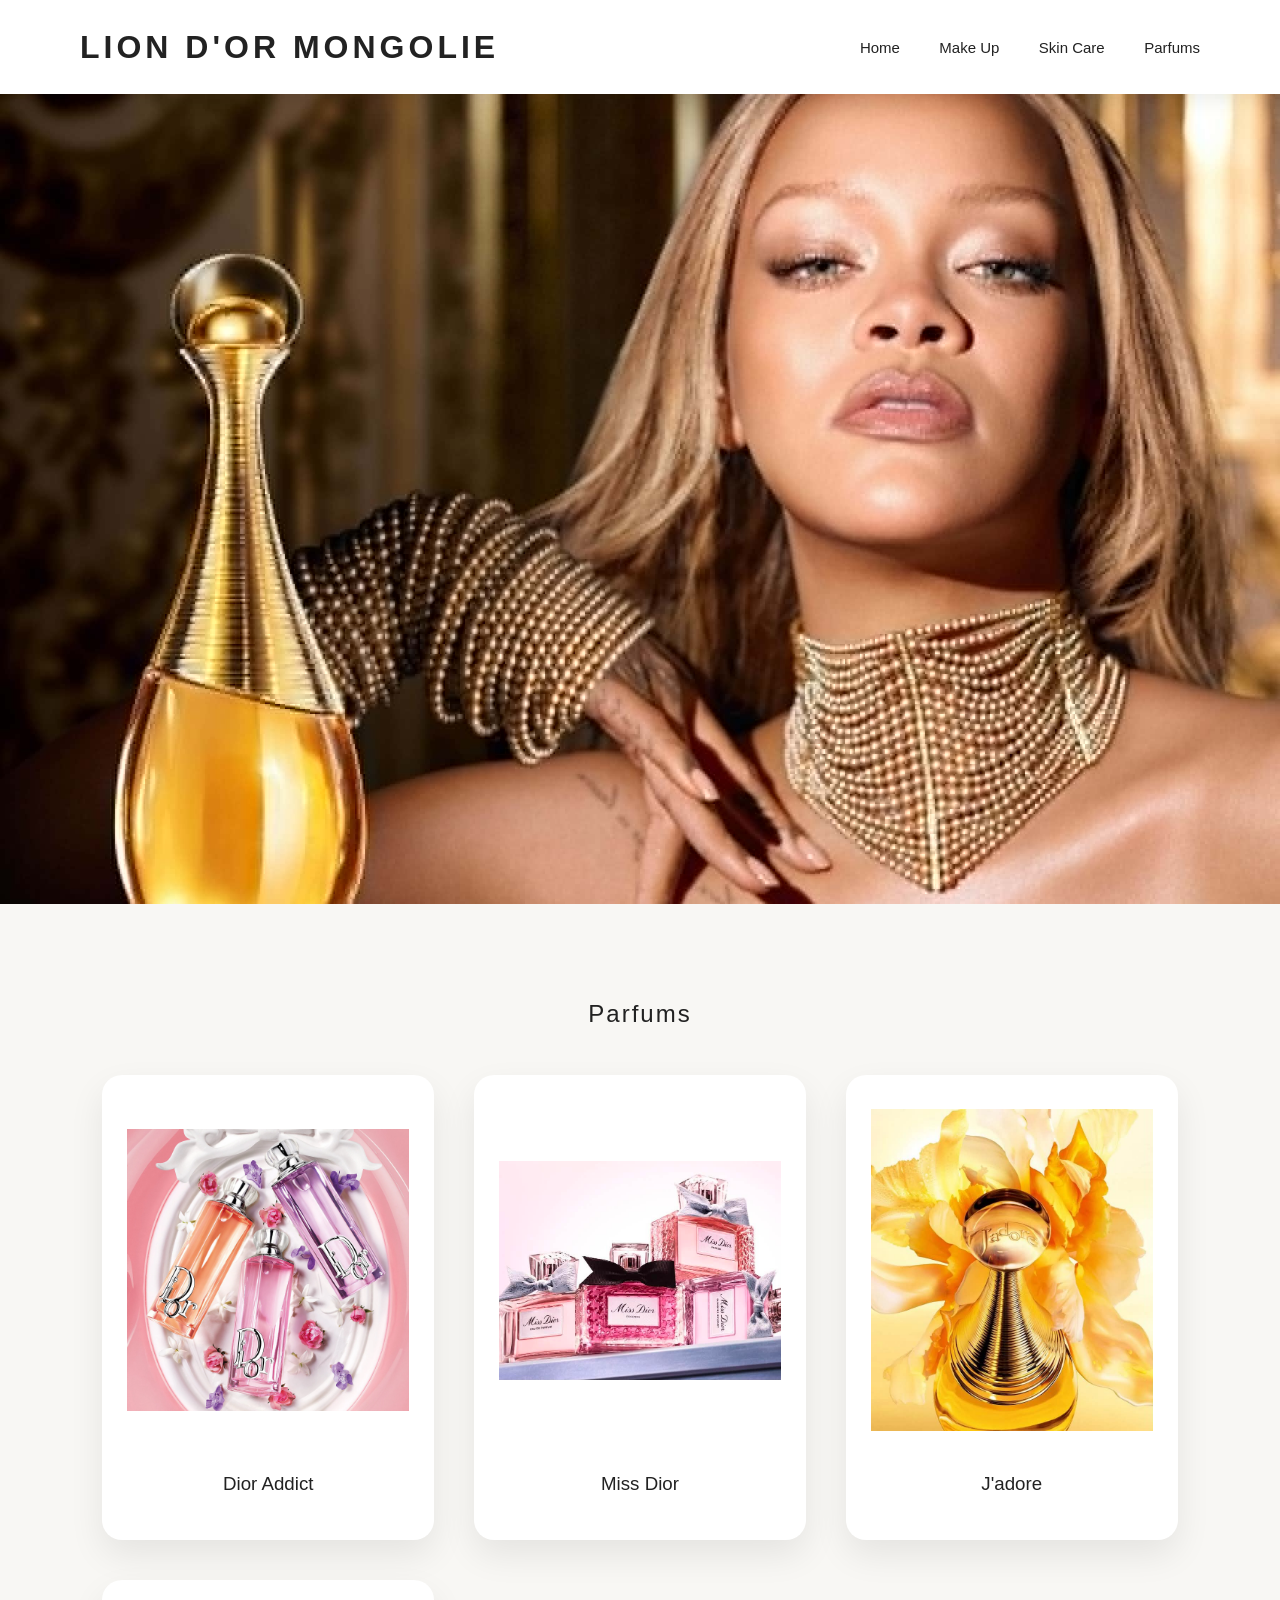
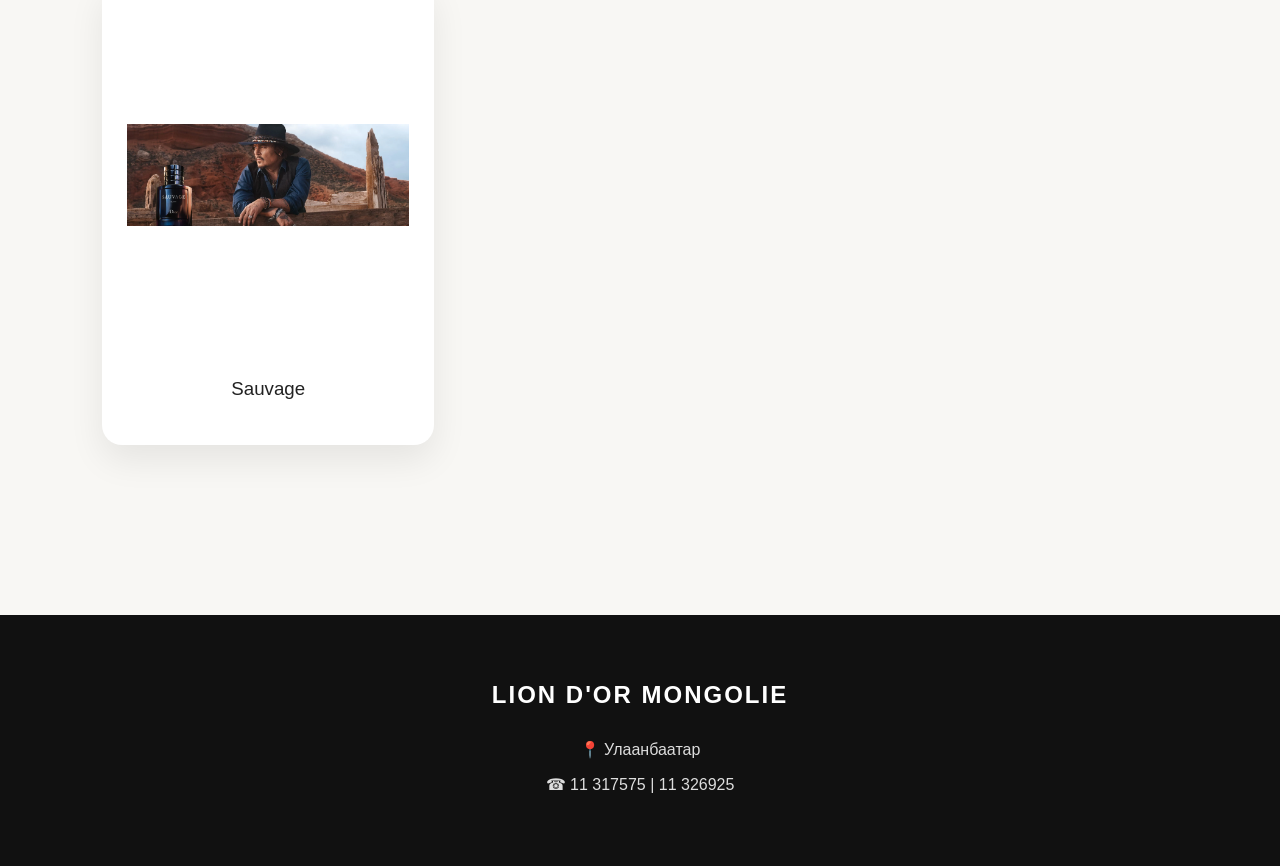
<file: index.html>
<!DOCTYPE html>
<html lang="mn">
<head>
    <meta charset="UTF-8">
    <meta name="viewport" content="width=device-width, initial-scale=1.0">
    <title>LION D'OR MONGOLIE</title>

    <link rel="stylesheet" href="style.css">
</head>

<body>

<header>

    <div class="logo">
        LION D'OR MONGOLIE
    </div>

    <nav>
        <a href="#">Home</a>
        <a href="#">Make Up</a>
        <a href="#">Skin Care</a>
        <a href="#products">Parfums</a>
    </nav>

</header>

<section class="hero"></section>


<section class="products" id="products">

    <h2>Parfums</h2>

    <div class="grid">

        <article class="card">
            <a href="dior-addict.html">
                <img src="images/dior-addict.jpg" alt="Dior Addict">
                <h3>Dior Addict</h3>
            </a>
        </article>

        <article class="card">
            <a href="miss-dior.html">
                <img src="images/miss-dior.jpg" alt="Miss Dior">
                <h3>Miss Dior</h3>
            </a>
        </article>

        <article class="card">
            <a href="jadore.html">
                <img src="images/jadore.jpg" alt="J'adore">
                <h3>J'adore</h3>
            </a>
        </article>

        <article class="card">
            <a href="sauvage.html">
                <img src="images/sauvage.jpg" alt="Sauvage">
                <h3>Sauvage</h3>
            </a>
        </article>

    </div>

</section>

<footer>

    <h2>LION D'OR MONGOLIE</h2>

    <p>📍 Улаанбаатар</p>

    <p>☎ 11 317575 | 11 326925</p>

</footer>

</body>
</html>
</file>
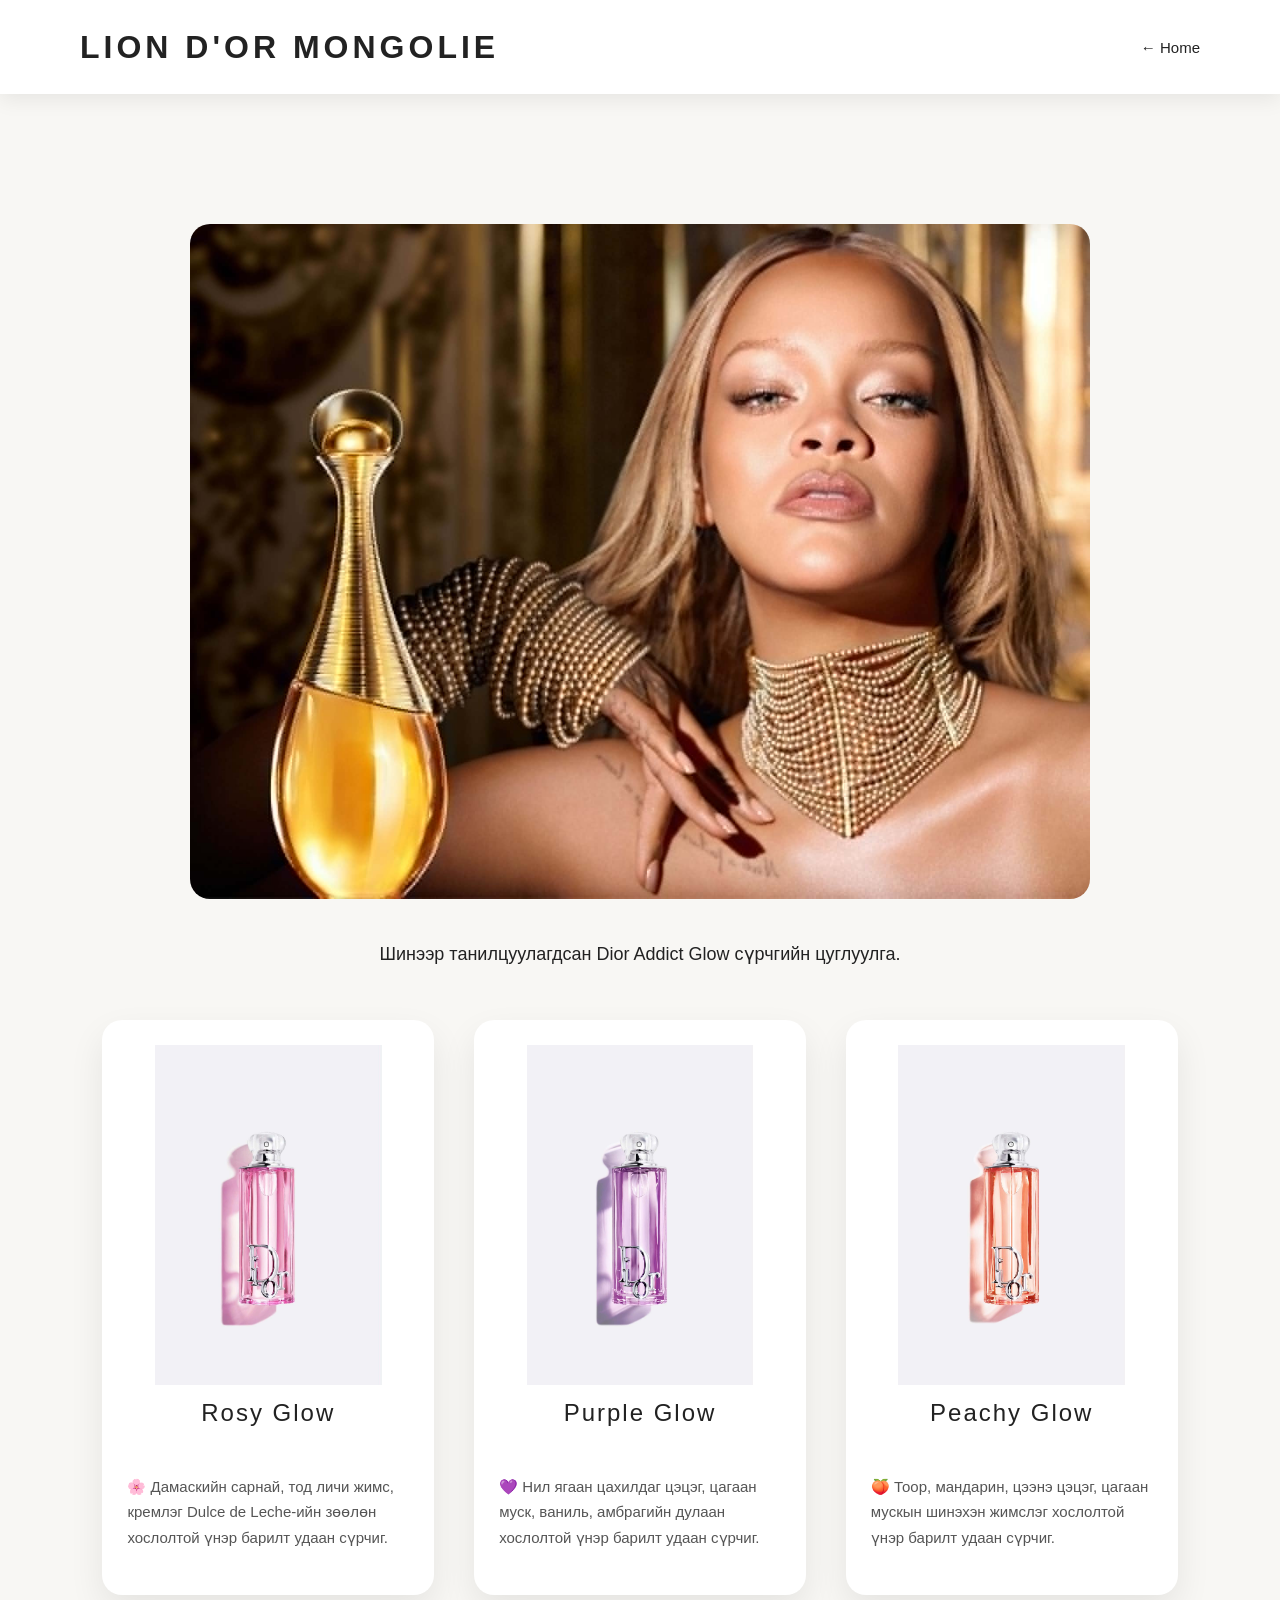
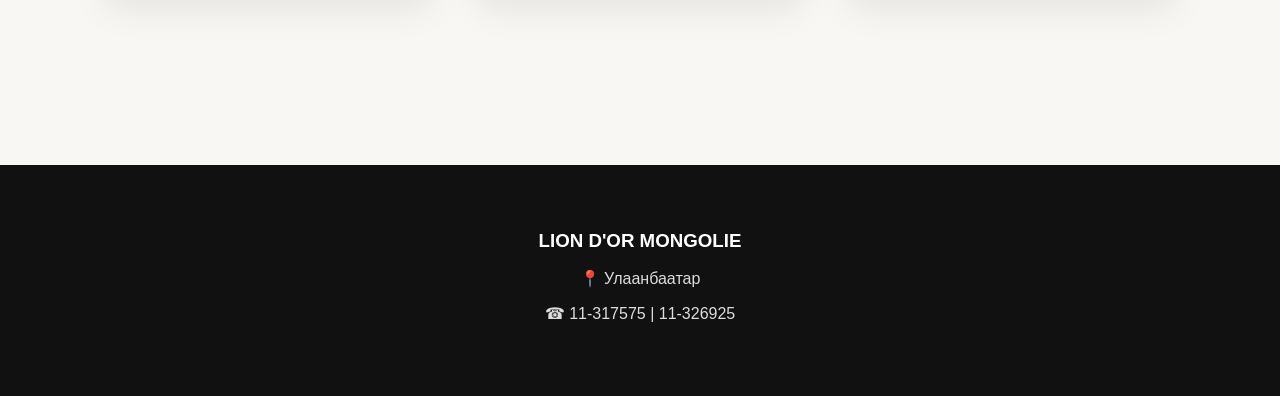
<file: dior-addict.html>
<!DOCTYPE html>
<html lang="mn">
<head>
<meta charset="UTF-8">
<meta name="viewport" content="width=device-width, initial-scale=1.0">
<link rel="stylesheet" href="style.css">
</head>

<body>

<header class="header">
    <div class="logo">LION D'OR MONGOLIE</div>

    <nav>
        <a href="index.html">← Home</a>
    </nav>
</header>

<section class="products">

<p style="text-align:center;font-size:18px;margin-bottom:50px;">
<img src="images/hero.jpg"
style="width:100%;max-width:900px;display:block;margin:40px auto;border-radius:20px;">

Шинээр танилцуулагдсан Dior Addict Glow сүрчгийн цуглуулга.
</p>

<div class="grid">

<div class="card">
<a href="rosy.html">
    <img src="images/addict-rosy.jpg" width="250">
    <h2>Rosy Glow</h2>
</a>

<p>
🌸 Дамаскийн сарнай, тод личи жимс, кремлэг Dulce de Leche-ийн зөөлөн хослолтой үнэр барилт удаан сүрчиг.

</p>

</div>

<div class="card">
<a href="purple.html">
    <img src="images/addict-purple.jpg" width="250">
    <h2>Purple Glow</h2>
</a>

<p>
💜 Нил ягаан цахилдаг цэцэг, цагаан муск, ваниль, амбрагийн дулаан хослолтой үнэр барилт удаан сүрчиг.


</p>

</div>

<div class="card">

<a href="peachy.html">
    <img src="images/addict-peachy.jpg" width="250">
    <h2>Peachy Glow</h2>
</a>
<p>
🍑 Тоор, мандарин, цээнэ цэцэг, цагаан мускын шинэхэн жимслэг хослолтой үнэр барилт удаан сүрчиг.


</p>

</div>

</div>

</section>

<footer>

<h3>LION D'OR MONGOLIE</h3>

<p>📍 Улаанбаатар</p>

<p>☎ 11-317575 | 11-326925</p>

</footer>

</body>
</html>
</file>
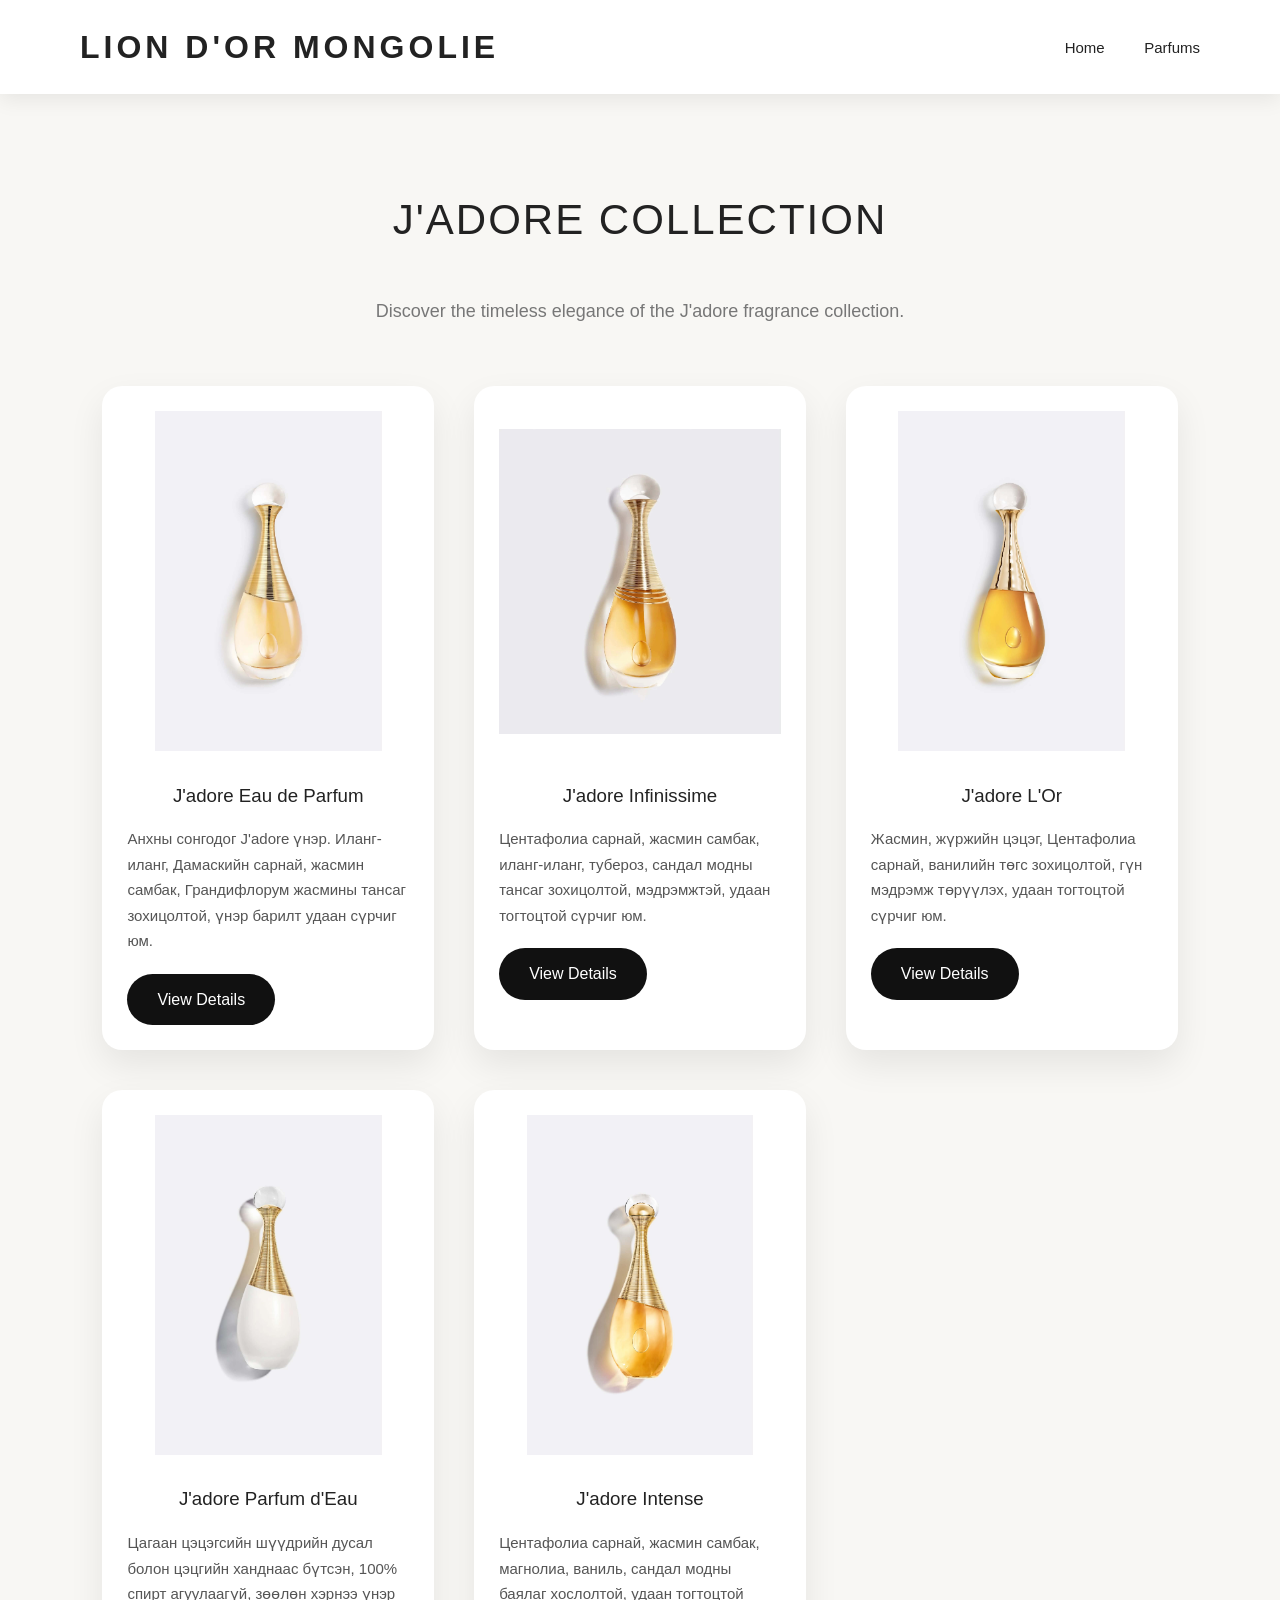
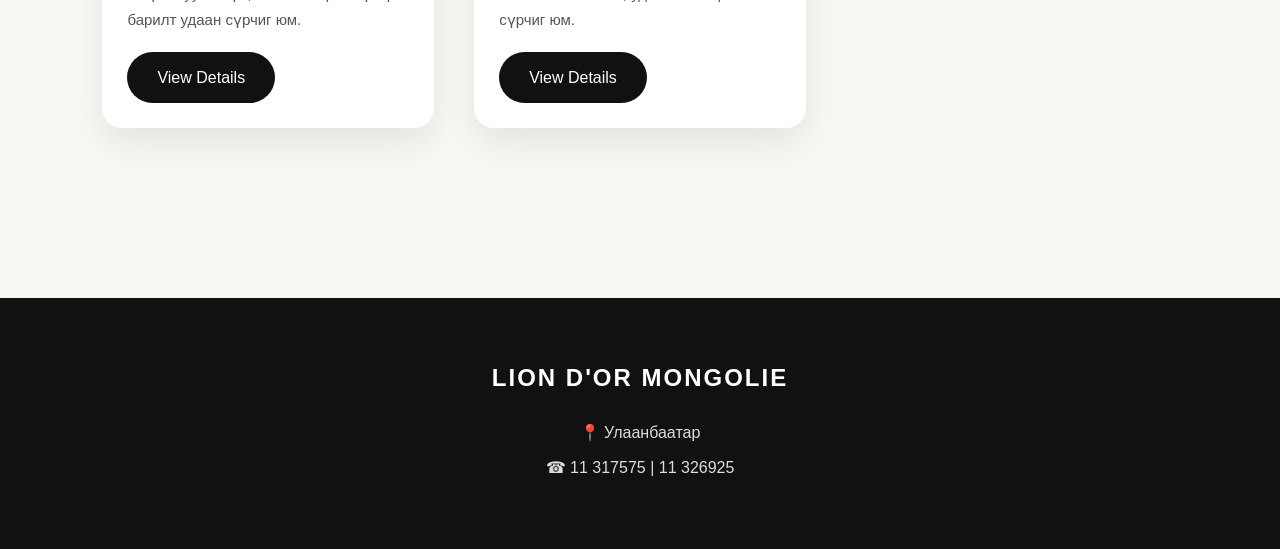
<file: jadore.html>
<!DOCTYPE html>
<html lang="mn">
<head>

<meta charset="UTF-8">
<meta name="viewport" content="width=device-width, initial-scale=1.0">

<title>J'adore Collection | LION D'OR MONGOLIE</title>

<link rel="stylesheet" href="style.css">

</head>

<body>

<header>

<div class="logo">
LION D'OR MONGOLIE
</div>

<nav>
<a href="index.html">Home</a>
<a href="index.html#products">Parfums</a>
</nav>

</header>

<section class="products">

<h2 class="page-title">J'ADORE COLLECTION</h2>

<p class="page-subtitle">
Discover the timeless elegance of the J'adore fragrance collection.
</p>

<div class="grid">

<!-- J'adore Eau de Parfum -->

<article class="card">

<img src="images/jadore-edp.jpg" alt="J'adore Eau de Parfum">

<h3>J'adore Eau de Parfum</h3>

<p>
Анхны сонгодог J'adore үнэр. Иланг-иланг, Дамаскийн сарнай, жасмин самбак, Грандифлорум жасмины тансаг зохицолтой, үнэр барилт удаан сүрчиг юм.
</p>

<a class="btn" href="jadore-edp.html">
View Details
</a>

</article>

<!-- J'adore Infinissime -->

<article class="card">

<img src="images/jadore-infinissime.jpg" alt="J'adore Infinissime">

<h3>J'adore Infinissime</h3>

<p>
Центафолиа сарнай, жасмин самбак, иланг-иланг, тубероз, сандал модны тансаг зохицолтой, мэдрэмжтэй, удаан тогтоцтой сүрчиг юм.
</p>

<a class="btn" href="jadore-infinissime.html">
View Details
</a>

</article>

<!-- J'adore L'Or -->

<article class="card">

<img src="images/jadore-lor.jpg" alt="J'adore L'Or">

<h3>J'adore L'Or</h3>

<p>
Жасмин, жүржийн цэцэг, Центафолиа сарнай, ванилийн төгс зохицолтой, гүн мэдрэмж төрүүлэх, удаан тогтоцтой сүрчиг юм.
</p>

<a class="btn" href="jadore-lor.html">
View Details
</a>

</article>

<!-- J'adore Parfum d'Eau -->

<article class="card">

<img src="images/jadore-parfum-deau.jpg" alt="J'adore Parfum d'Eau">

<h3>J'adore Parfum d'Eau</h3>

<p>
Цагаан цэцэгсийн шүүдрийн дусал болон цэцгийн ханднаас бүтсэн, 100% спирт агуулаагүй, зөөлөн хэрнээ үнэр барилт удаан сүрчиг юм.
</p>

<a class="btn" href="jadore-parfum-deau.html">
View Details
</a>

</article>

<!-- J'adore Intense -->

<article class="card">

<img src="images/jadore-intense.jpg" alt="J'adore Intense">

<h3>J'adore Intense</h3>

<p>
Центафолиа сарнай, жасмин самбак, магнолиа, ваниль, сандал модны баялаг хослолтой, удаан тогтоцтой сүрчиг юм.
</p>

<a class="btn" href="jadore-intense.html">
View Details
</a>

</article>

</div>

</section>

<footer>

<h2>LION D'OR MONGOLIE</h2>

<p>📍 Улаанбаатар</p>

<p>☎ 11 317575 | 11 326925</p>

</footer>

</body>
</html>
</file>
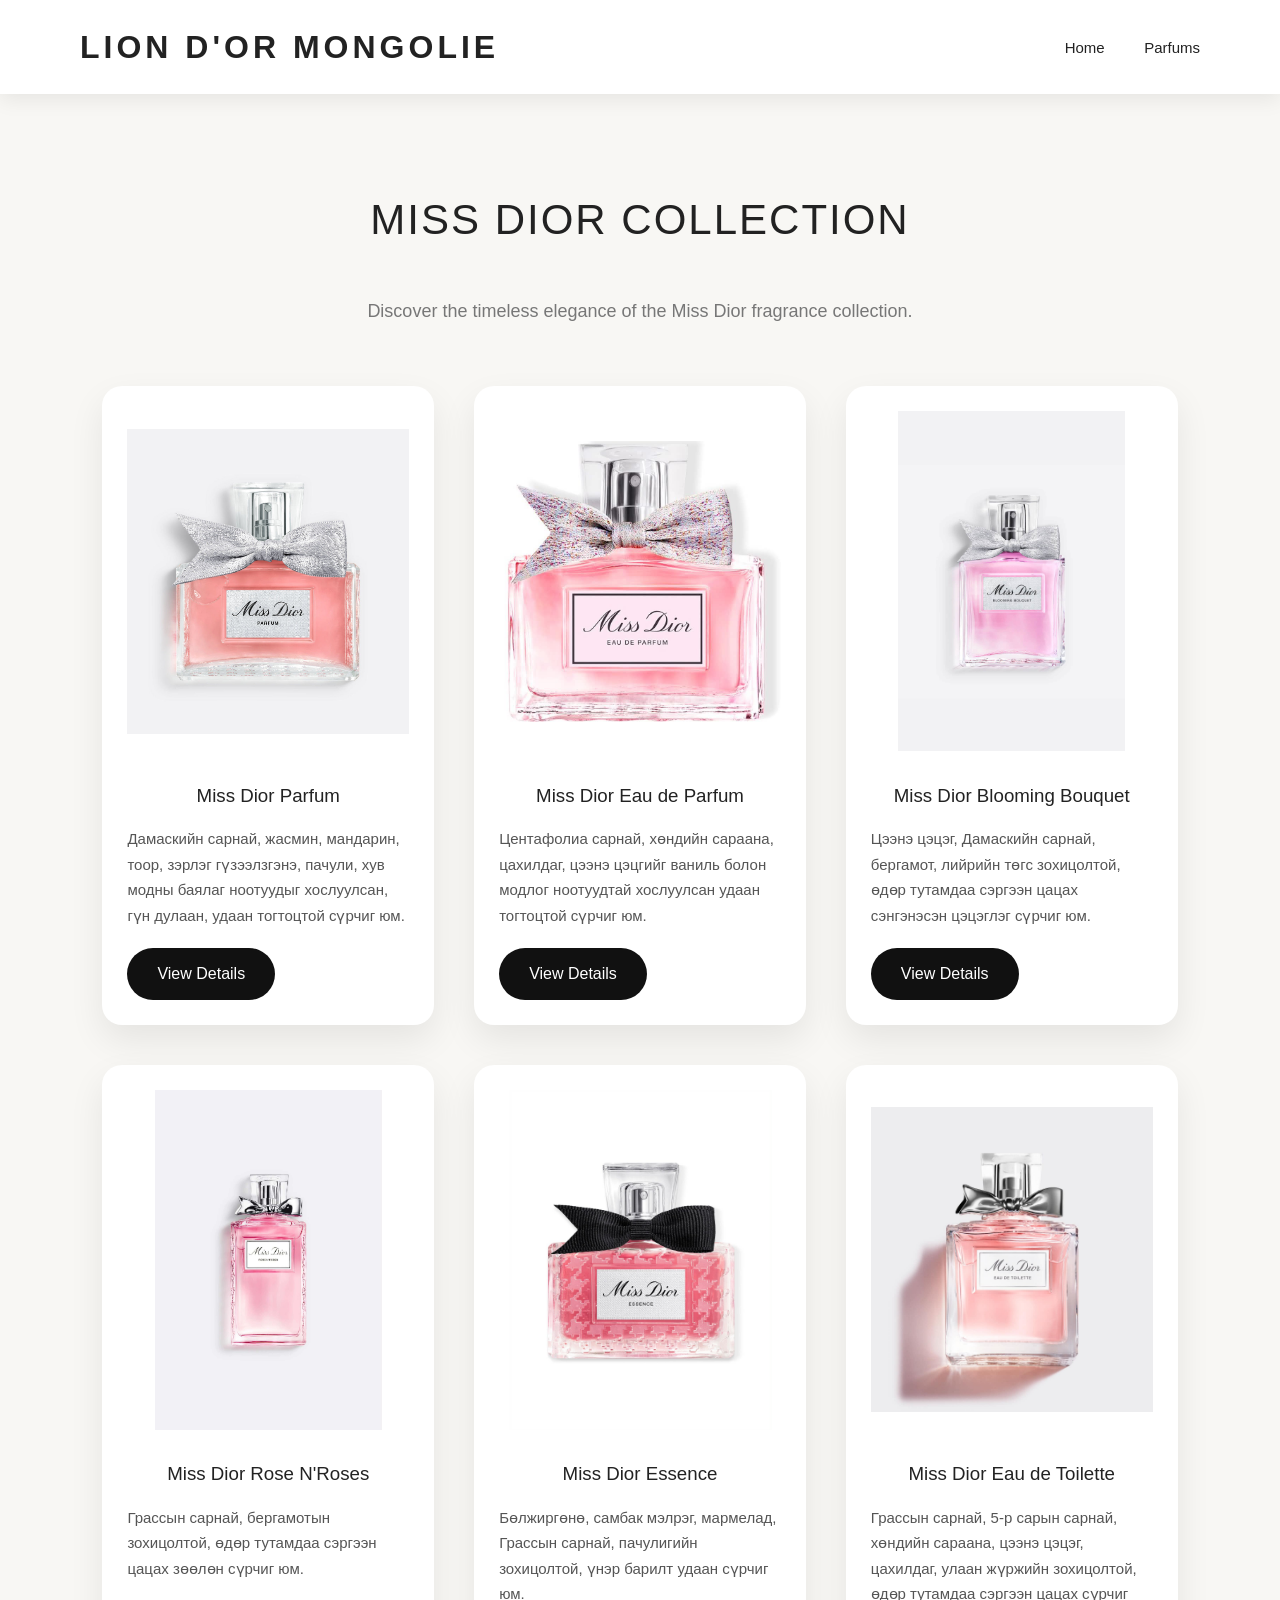
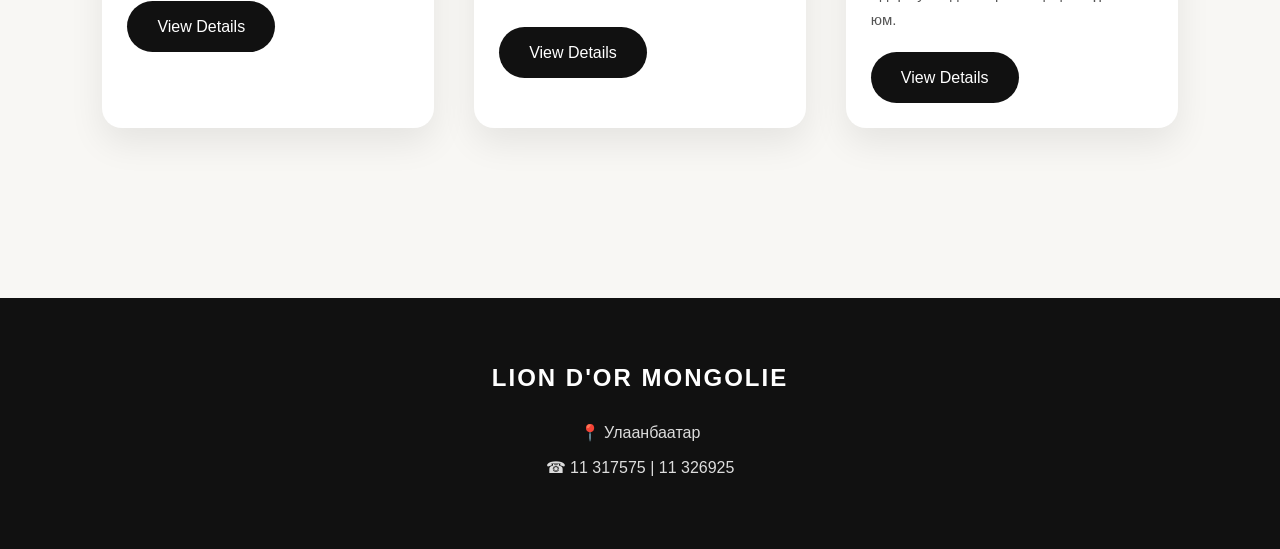
<file: miss-dior.html>
<!DOCTYPE html>
<html lang="mn">
<head>

<meta charset="UTF-8">
<meta name="viewport" content="width=device-width, initial-scale=1.0">

<title>Miss Dior Collection | LION D'OR MONGOLIE</title>

<link rel="stylesheet" href="style.css">

</head>

<body>

<header>

<div class="logo">
LION D'OR MONGOLIE
</div>

<nav>
<a href="index.html">Home</a>
<a href="index.html#products">Parfums</a>
</nav>

</header>

<section class="products">

<h2 class="page-title">MISS DIOR COLLECTION</h2>

<p class="page-subtitle">
Discover the timeless elegance of the Miss Dior fragrance collection.
</p>

<div class="grid">

<!-- Miss Dior Parfum -->

<article class="card">

<img src="images/miss-dior-parfum.jpg" alt="Miss Dior Parfum">

<h3>Miss Dior Parfum</h3>

<p>
Дамаскийн сарнай, жасмин, мандарин, тоор, зэрлэг гүзээлзгэнэ, пачули, хув модны баялаг ноотуудыг хослуулсан, гүн дулаан, удаан тогтоцтой сүрчиг юм.
</p>

<a class="btn" href="miss-dior-parfum.html">
View Details
</a>

</article>

<!-- Miss Dior Eau de Parfum -->

<article class="card">

<img src="images/miss-dior-edp.jpg" alt="Miss Dior Eau de Parfum">

<h3>Miss Dior Eau de Parfum</h3>

<p>
Центафолиа сарнай, хөндийн сараана, цахилдаг, цээнэ цэцгийг ваниль болон модлог ноотуудтай хослуулсан удаан тогтоцтой сүрчиг юм.
</p>

<a class="btn" href="miss-dior-edp.html">
View Details
</a>

</article>

<!-- Miss Dior Blooming Bouquet -->

<article class="card">

<img src="images/miss-dior-blooming.jpg" alt="Miss Dior Blooming Bouquet">

<h3>Miss Dior Blooming Bouquet</h3>

<p>
Цээнэ цэцэг, Дамаскийн сарнай, бергамот, лийрийн төгс зохицолтой, өдөр тутамдаа сэргээн цацах сэнгэнэсэн цэцэглэг сүрчиг юм.
</p>

<a class="btn" href="miss-dior-blooming.html">
View Details
</a>

</article>

<!-- Miss Dior Rose N'Roses -->

<article class="card">

<img src="images/miss-dior-rose.jpg" alt="Miss Dior Rose N'Roses">

<h3>Miss Dior Rose N'Roses</h3>

<p>
Грассын сарнай, бергамотын зохицолтой, өдөр тутамдаа сэргээн цацах зөөлөн сүрчиг юм.
</p>

<a class="btn" href="miss-dior-rose.html">
View Details
</a>

</article>

<!-- Miss Dior Essence -->

<article class="card">

<img src="images/miss-dior-essence.jpg" alt="Miss Dior Essence">

<h3>Miss Dior Essence</h3>

<p>
Бөлжиргөнө, самбак мэлрэг, мармелад, Грассын сарнай, пачулигийн зохицолтой, үнэр барилт удаан сүрчиг юм.
</p>

<a class="btn" href="miss-dior-essence.html">
View Details
</a>

</article>

<!-- Miss Dior Eau de Toilette -->

<article class="card">

<img src="images/miss-dior-edt.jpg" alt="Miss Dior Eau de Toilette">

<h3>Miss Dior Eau de Toilette</h3>

<p>
Грассын сарнай, 5-р сарын сарнай, хөндийн сараана, цээнэ цэцэг, цахилдаг, улаан жүржийн зохицолтой, өдөр тутамдаа сэргээн цацах сүрчиг юм.
</p>

<a class="btn" href="miss-dior-edt.html">
View Details
</a>

</article>

</div>

</section>

<footer>

<h2>LION D'OR MONGOLIE</h2>

<p>📍 Улаанбаатар</p>

<p>☎ 11 317575 | 11 326925</p>

</footer>

</body>
</html>
</file>
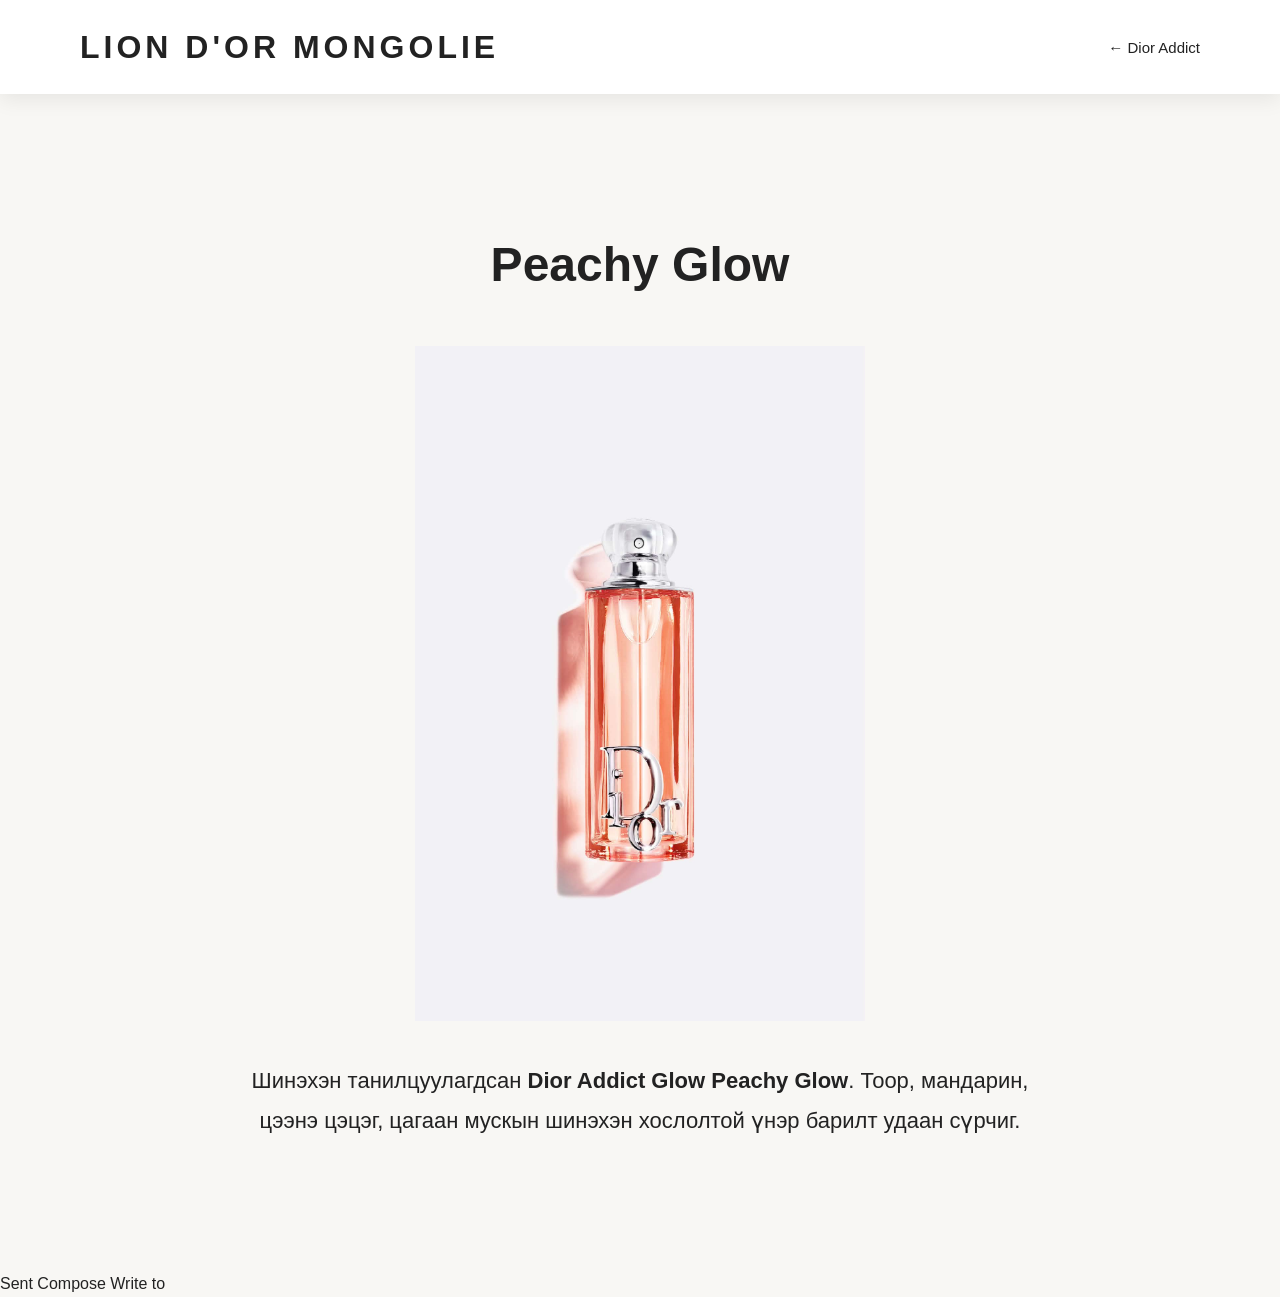
<file: peachy.html>
<!DOCTYPE html>
<html lang="mn">
<head>
<meta charset="UTF-8">
<meta name="viewport" content="width=device-width, initial-scale=1.0">
<title>Peachy Glow</title>
<link rel="stylesheet" href="style.css">
</head>

<body>

<header>
<div class="logo">LION D'OR MONGOLIE</div>

<nav>
<a href="dior-addict.html">← Dior Addict</a>
</nav>
</header>

<section class="products">

<h1 style="text-align:center;font-size:48px;margin:40px 0 20px;">
Peachy Glow
</h1>

<img src="images/addict-peachy.jpg"
style="
width:450px;
display:block;
margin:40px auto;
">

<p style="
max-width:900px;
margin:40px auto;
font-size:22px;
line-height:1.8;
text-align:center;
padding:0 30px;
">
Шинэхэн танилцуулагдсан <b>Dior Addict Glow Peachy Glow</b>. Тоор, мандарин, цээнэ цэцэг, цагаан мускын шинэхэн хослолтой үнэр барилт удаан сүрчиг.</p>

</section>

</body>
</html>
Sent
Compose
Write to
</file>
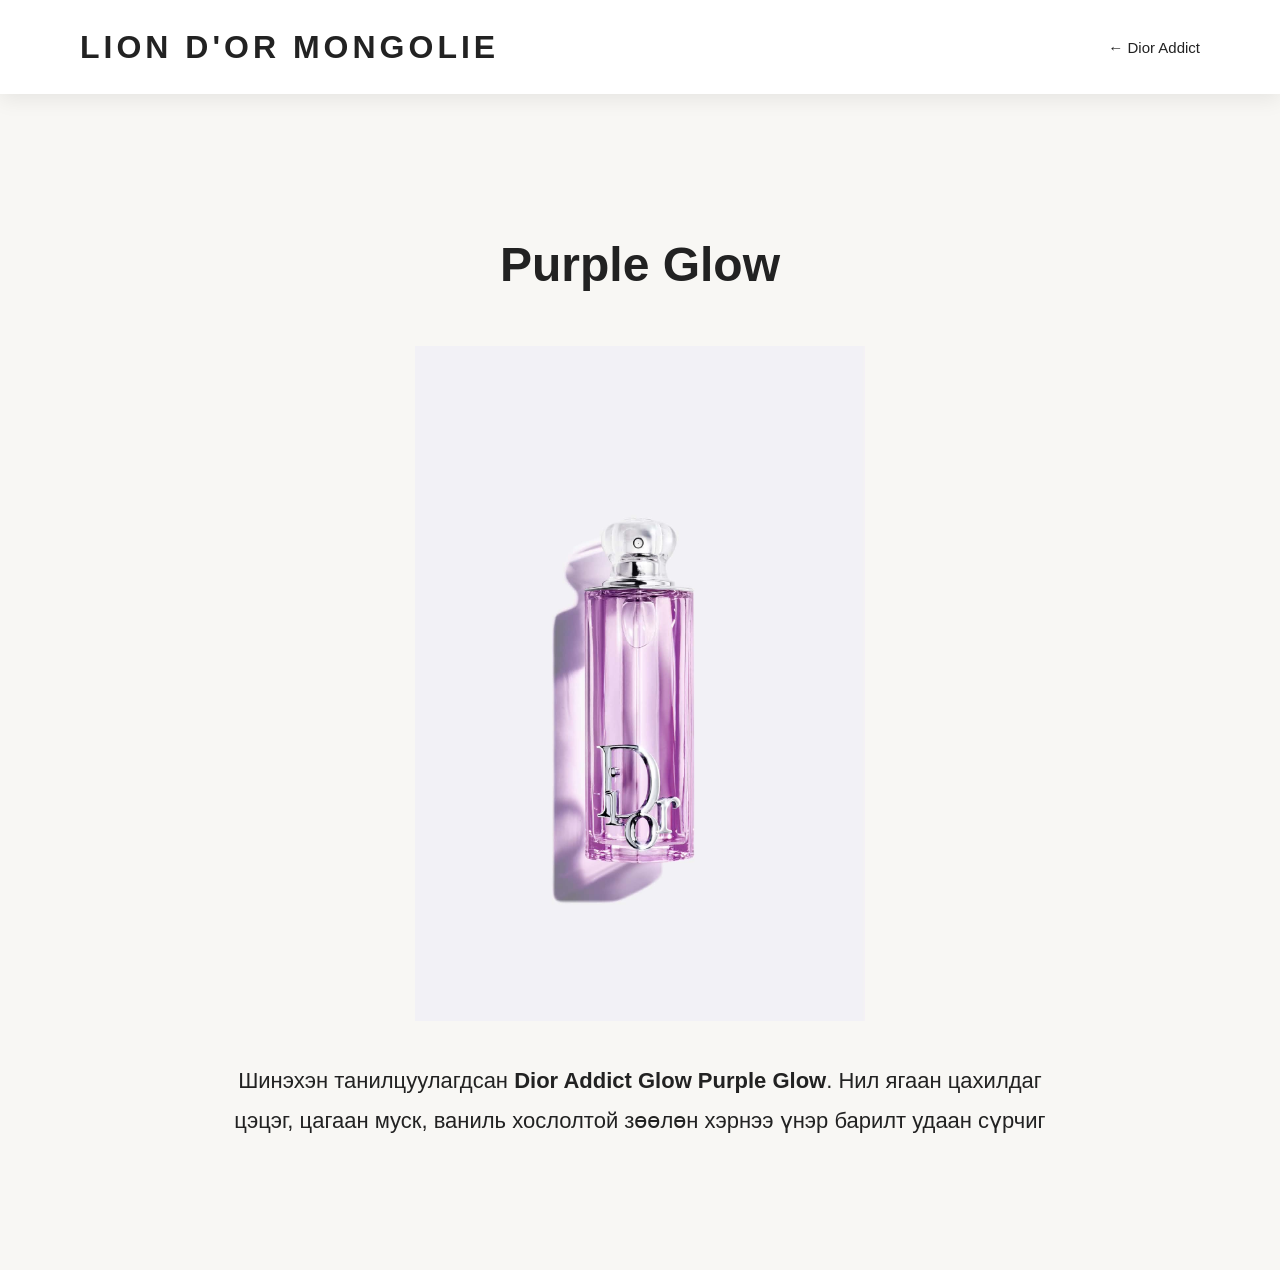
<file: purple.html>
<!DOCTYPE html>
<html lang="mn">
<head>
<meta charset="UTF-8">
<meta name="viewport" content="width=device-width, initial-scale=1.0">
<title>Purple Glow</title>
<link rel="stylesheet" href="style.css">
</head>

<body>

<header>
<div class="logo">LION D'OR MONGOLIE</div>

<nav>
<a href="dior-addict.html">← Dior Addict</a>
</nav>
</header>

<section class="products">

<h1 style="text-align:center;font-size:48px;margin:40px 0 20px;">
Purple Glow
</h1>

<img src="images/addict-purple.jpg"
style="
width:450px;
display:block;
margin:40px auto;
">

<p style="
max-width:900px;
margin:40px auto;
font-size:22px;
line-height:1.8;
text-align:center;
padding:0 30px;
">
Шинэхэн танилцуулагдсан <b>Dior Addict Glow Purple Glow</b>. Нил ягаан цахилдаг цэцэг, цагаан муск, ваниль хослолтой зөөлөн хэрнээ үнэр барилт удаан сүрчиг</p>

</section>

</body>
</html>
</file>
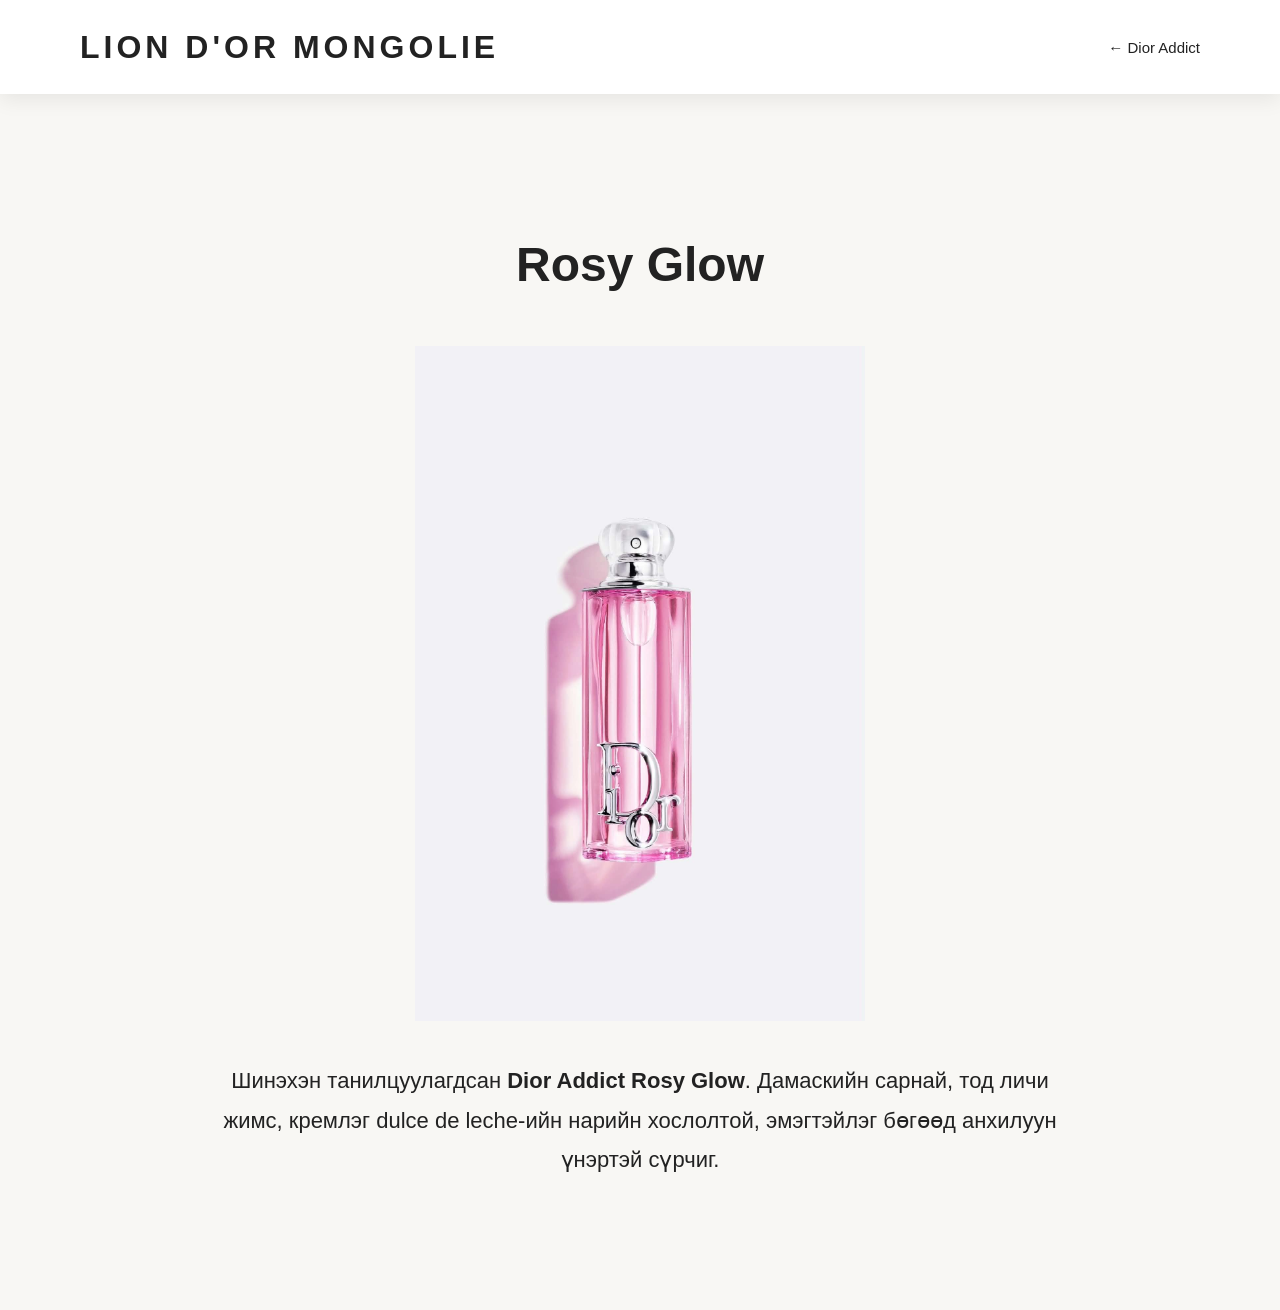
<file: rosy.html>
<!DOCTYPE html>
<html lang="mn">
<head>
<meta charset="UTF-8">
<meta name="viewport" content="width=device-width, initial-scale=1.0">
<title>Rosy Glow</title>
<link rel="stylesheet" href="style.css">
</head>

<body>

<header>
<div class="logo">LION D'OR MONGOLIE</div>

<nav>
<a href="dior-addict.html">← Dior Addict</a>
</nav>
</header>

<section class="products">

<h1 style="text-align:center;font-size:48px;margin:40px 0 20px;">
Rosy Glow
</h1>

<img src="images/addict-rosy.jpg"
style="
width:450px;
display:block;
margin:40px auto;
">

<p style="
max-width:900px;
margin:40px auto;
font-size:22px;
line-height:1.8;
text-align:center;
padding:0 30px;
">
Шинэхэн танилцуулагдсан <b>Dior Addict Rosy Glow</b>. Дамаскийн сарнай, тод личи жимс, кремлэг dulce de leche-ийн нарийн хослолтой, эмэгтэйлэг бөгөөд анхилуун үнэртэй сүрчиг.
</p>

</section>

</body>
</html>
</file>
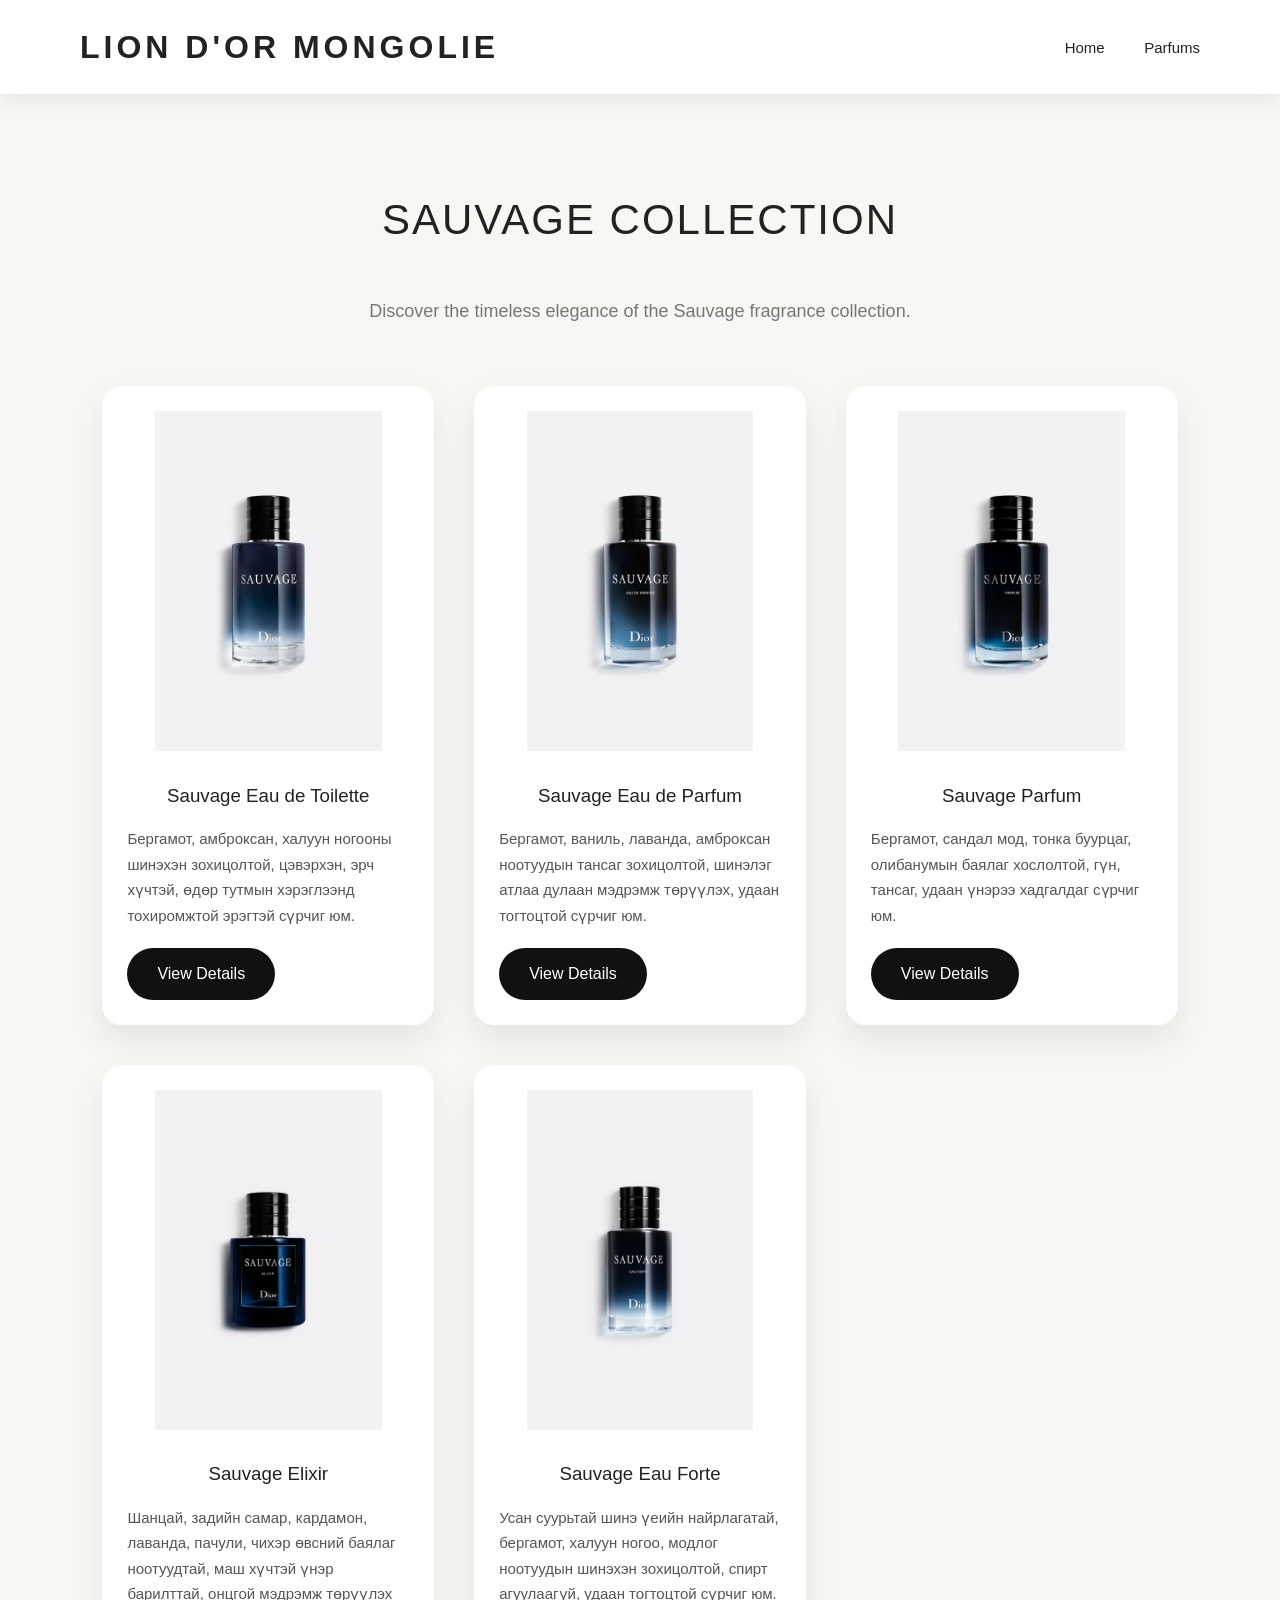
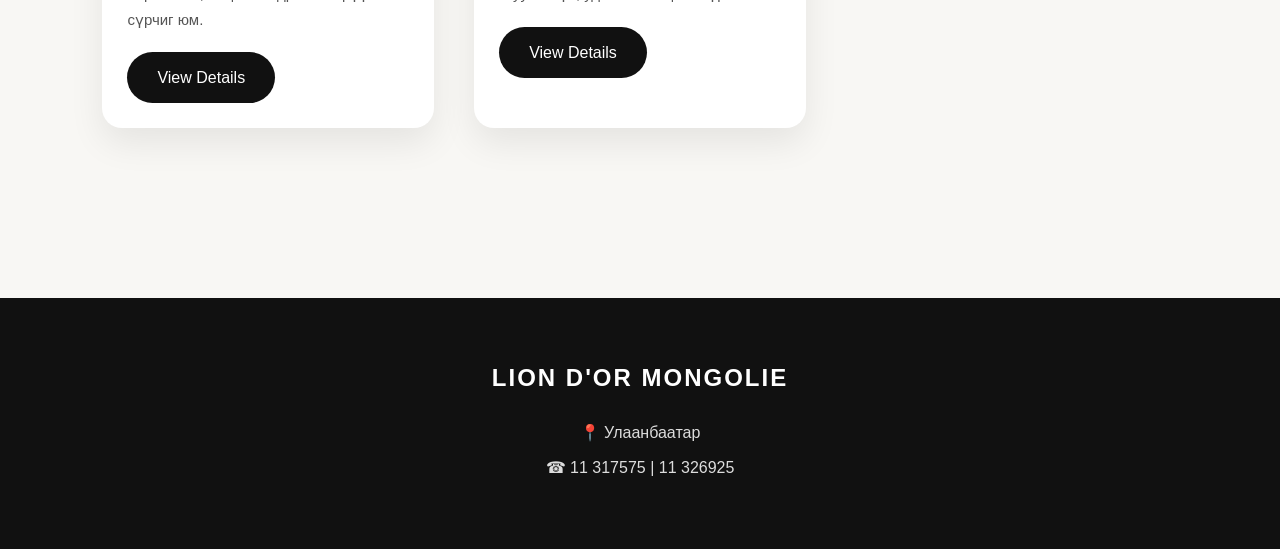
<file: sauvage.html>
<!DOCTYPE html>
<html lang="mn">
<head>

<meta charset="UTF-8">
<meta name="viewport" content="width=device-width, initial-scale=1.0">

<title>Sauvage Collection | LION D'OR MONGOLIE</title>

<link rel="stylesheet" href="style.css">

</head>

<body>

<header>

<div class="logo">
LION D'OR MONGOLIE
</div>

<nav>
<a href="index.html">Home</a>
<a href="index.html#products">Parfums</a>
</nav>

</header>

<section class="products">

<h2 class="page-title">SAUVAGE COLLECTION</h2>

<p class="page-subtitle">
Discover the timeless elegance of the Sauvage fragrance collection.
</p>

<div class="grid">

<!-- Sauvage Eau de Toilette -->

<article class="card">

<img src="images/sauvage-edt.jpg" alt="Sauvage Eau de Toilette">

<h3>Sauvage Eau de Toilette</h3>

<p>
Бергамот, амброксан, халуун ногооны шинэхэн зохицолтой, цэвэрхэн, эрч хүчтэй, өдөр тутмын хэрэглээнд тохиромжтой эрэгтэй сүрчиг юм.
</p>

<a class="btn" href="sauvage-edt.html">
View Details
</a>

</article>

<!-- Sauvage Eau de Parfum -->

<article class="card">

<img src="images/sauvage-edp.jpg" alt="Sauvage Eau de Parfum">

<h3>Sauvage Eau de Parfum</h3>

<p>
Бергамот, ваниль, лаванда, амброксан ноотуудын тансаг зохицолтой, шинэлэг атлаа дулаан мэдрэмж төрүүлэх, удаан тогтоцтой сүрчиг юм.
</p>

<a class="btn" href="sauvage-edp.html">
View Details
</a>

</article>

<!-- Sauvage Parfum -->

<article class="card">

<img src="images/sauvage-parfum.jpg" alt="Sauvage Parfum">

<h3>Sauvage Parfum</h3>

<p>
Бергамот, сандал мод, тонка буурцаг, олибанумын баялаг хослолтой, гүн, тансаг, удаан үнэрээ хадгалдаг сүрчиг юм.
</p>

<a class="btn" href="sauvage-parfum.html">
View Details
</a>

</article>

<!-- Sauvage Elixir -->

<article class="card">

<img src="images/sauvage-elixir.jpg" alt="Sauvage Elixir">

<h3>Sauvage Elixir</h3>

<p>
Шанцай, задийн самар, кардамон, лаванда, пачули, чихэр өвсний баялаг ноотуудтай, маш хүчтэй үнэр барилттай, онцгой мэдрэмж төрүүлэх сүрчиг юм.
</p>

<a class="btn" href="sauvage-elixir.html">
View Details
</a>

</article>

<!-- Sauvage Eau Forte -->

<article class="card">

<img src="images/sauvage-eau-forte.jpg" alt="Sauvage Eau Forte">

<h3>Sauvage Eau Forte</h3>

<p>
Усан суурьтай шинэ үеийн найрлагатай, бергамот, халуун ногоо, модлог ноотуудын шинэхэн зохицолтой, спирт агуулаагүй, удаан тогтоцтой сүрчиг юм.
</p>

<a class="btn" href="sauvage-eau-forte.html">
View Details
</a>

</article>

</div>

</section>

<footer>

<h2>LION D'OR MONGOLIE</h2>

<p>📍 Улаанбаатар</p>

<p>☎ 11 317575 | 11 326925</p>

</footer>

</body>
</html>
</file>
<file: style.css>
*{
    margin:0;
    padding:0;
    box-sizing:border-box;
}

html{
    scroll-behavior:smooth;
}

body{
    font-family:"Segoe UI", Arial, sans-serif;
    background:#f8f7f4;
    color:#222;
    line-height:1.7;
}

header{
    position:sticky;
    top:0;
    z-index:1000;
    background:rgba(255,255,255,.95);
    backdrop-filter:blur(10px);
    padding:20px 80px;
    display:flex;
    justify-content:space-between;
    align-items:center;
    box-shadow:0 5px 20px rgba(0,0,0,.08);
}

.logo{
    font-size:32px;
    font-weight:700;
    letter-spacing:4px;
}

nav a{
    text-decoration:none;
    color:#222;
    margin-left:35px;
    font-size:15px;
    font-weight:500;
    transition:.3s;
}

nav a:hover{
    color:#b18b5e;
}

/* Hero */

.hero{
    height:90vh;
    background:url("images/hero.jpg") center center/cover no-repeat;
}

/* Products */

.products{
    padding:90px 8%;
}

.products h2{
    text-align:center;
    margin-bottom:40px;
    font-weight:300;
    letter-spacing:2px;
}

.page-title{
    text-align:center;
    font-size:42px;
    font-weight:300;
    letter-spacing:3px;
    margin-bottom:15px;
}

.page-subtitle{
    text-align:center;
    color:#777;
    font-size:18px;
    margin-bottom:60px;
}

.grid{
    display:grid;
    grid-template-columns:repeat(auto-fit,minmax(280px,1fr));
    gap:40px;
}

.card{
    background:#fff;
    border-radius:20px;
    overflow:hidden;
    box-shadow:0 15px 35px rgba(0,0,0,.08);
    transition:.35s;
    padding:25px;
}

.card:hover{
    transform:translateY(-10px);
    box-shadow:0 20px 45px rgba(0,0,0,.15);
}

.card img{
    width:100%;
    height:340px;
    object-fit:contain;
    transition:.4s;
}

.card:hover img{
    transform:scale(1.05);
}

.card h3{
    margin-top:20px;
    margin-bottom:15px;
    text-align:center;
    font-weight:500;
}

.card p{
    font-size:15px;
    color:#555;
    margin-bottom:20px;
}

.card a{
    text-decoration:none;
    color:inherit;
}

.btn{
    display:inline-block;
    padding:12px 30px;
    background:#111;
    color:#fff !important;
    border-radius:30px;
    text-decoration:none;
    transition:.3s;
}

.btn:hover{
    background:#b18b5e;
}

footer{
    margin-top:80px;
    background:#111;
    color:#fff;
    padding:60px 20px;
    text-align:center;
}

footer h2{
    margin-bottom:20px;
    letter-spacing:2px;
}

footer p{
    margin:8px 0;
    color:#ddd;
}

@media(max-width:768px){

    header{
        padding:20px;
        flex-direction:column;
    }

    .logo{
        margin-bottom:15px;
        font-size:26px;
    }

    nav{
        display:flex;
        flex-wrap:wrap;
        justify-content:center;
    }

    nav a{
        margin:8px 12px;
    }

    .hero{
        height:60vh;
    }

    .products{
        padding:50px 20px;
    }

    .page-title{
        font-size:30px;
    }

    .page-subtitle{
        font-size:16px;
    }

    .card img{
        height:260px;
    }
}
</file>
